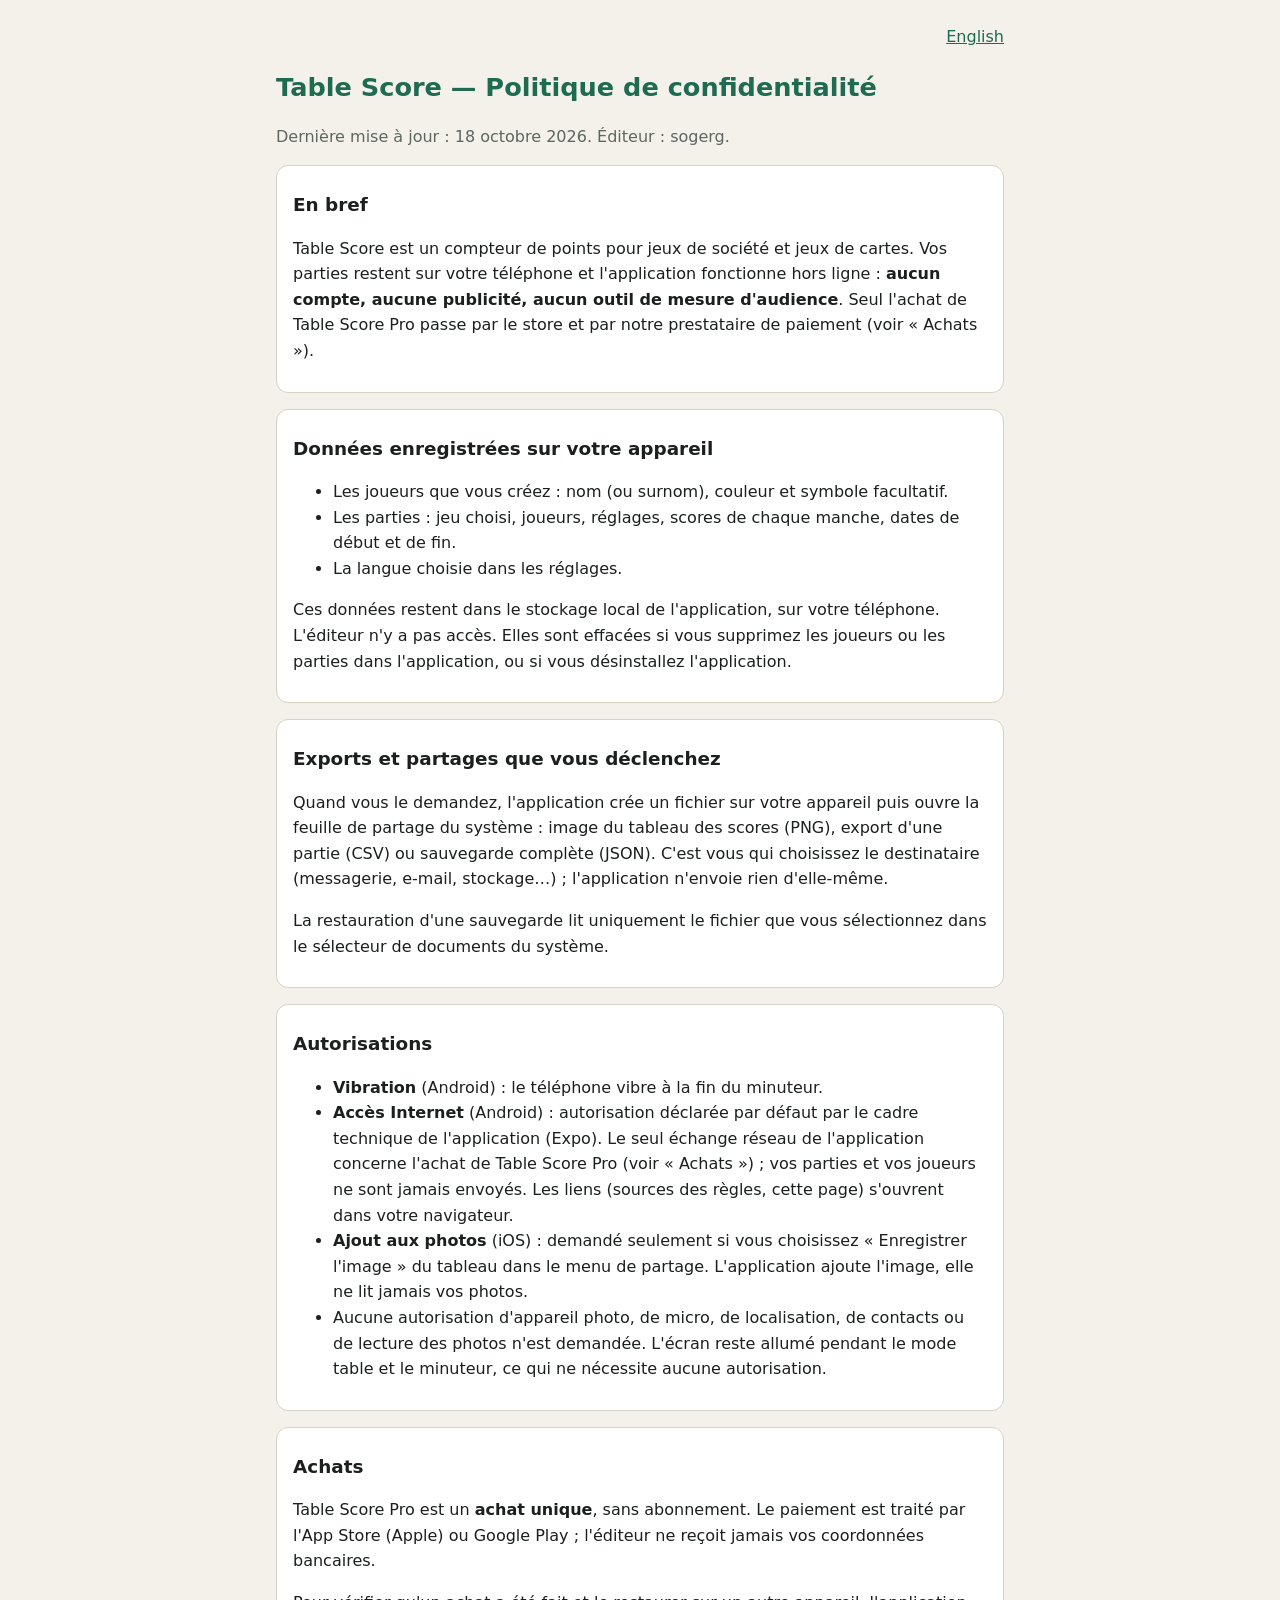
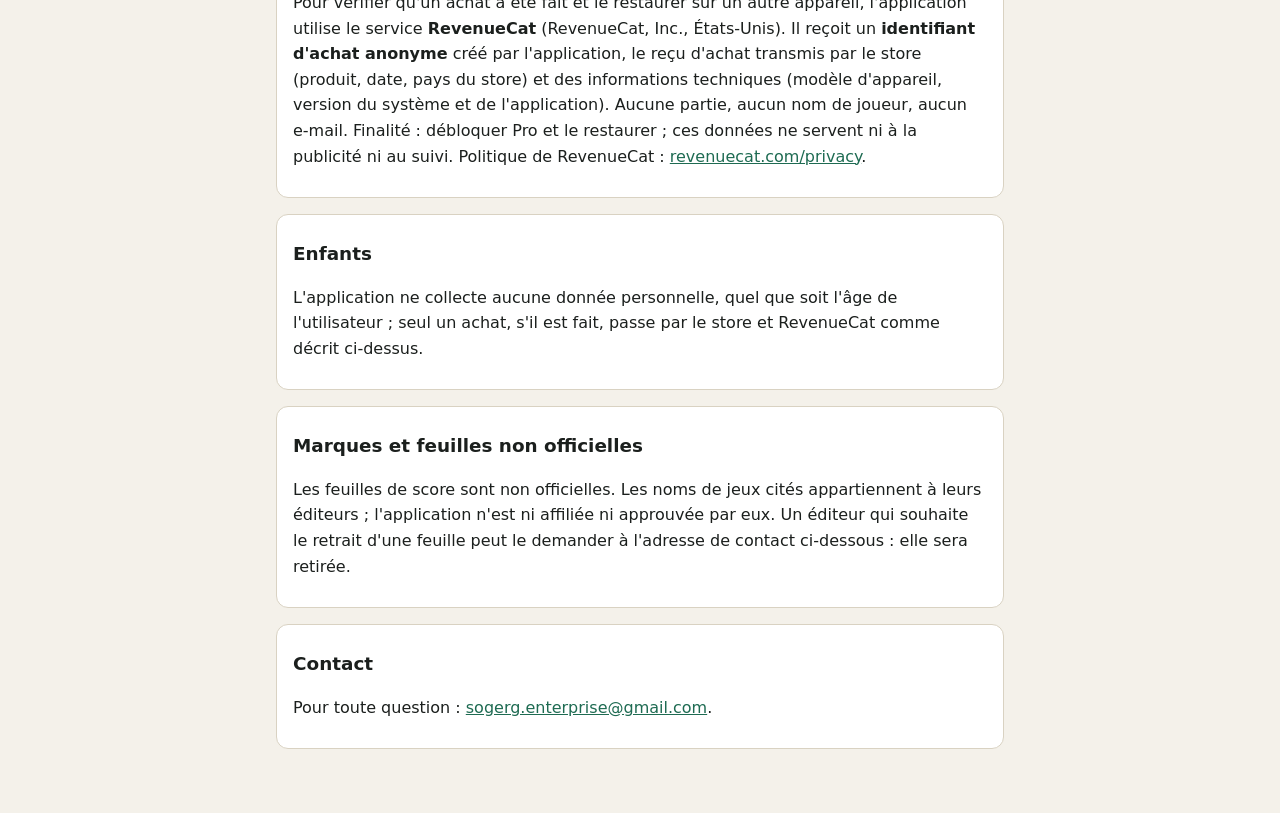
<file: index.html>
<!doctype html>
<html lang="fr">
<head>
<meta charset="utf-8">
<meta name="viewport" content="width=device-width, initial-scale=1">
<title>Table Score — Politique de confidentialité</title>
<link rel="stylesheet" href="style.css">
</head>
<body>
<main>
<nav><a href="en.html" hreflang="en">English</a></nav>
<h1>Table Score — Politique de confidentialité</h1>
<p class="doux">Dernière mise à jour : 18 octobre 2026. Éditeur : sogerg.</p>

<section>
<h2>En bref</h2>
<p>Table Score est un compteur de points pour jeux de société et jeux de cartes. Vos parties restent sur votre téléphone et l'application fonctionne hors ligne : <strong>aucun compte, aucune publicité, aucun outil de mesure d'audience</strong>. Seul l'achat de Table Score Pro passe par le store et par notre prestataire de paiement (voir « Achats »).</p>
</section>

<section>
<h2>Données enregistrées sur votre appareil</h2>
<ul>
<li>Les joueurs que vous créez : nom (ou surnom), couleur et symbole facultatif.</li>
<li>Les parties : jeu choisi, joueurs, réglages, scores de chaque manche, dates de début et de fin.</li>
<li>La langue choisie dans les réglages.</li>
</ul>
<p>Ces données restent dans le stockage local de l'application, sur votre téléphone. L'éditeur n'y a pas accès. Elles sont effacées si vous supprimez les joueurs ou les parties dans l'application, ou si vous désinstallez l'application.</p>
</section>

<section>
<h2>Exports et partages que vous déclenchez</h2>
<p>Quand vous le demandez, l'application crée un fichier sur votre appareil puis ouvre la feuille de partage du système : image du tableau des scores (PNG), export d'une partie (CSV) ou sauvegarde complète (JSON). C'est vous qui choisissez le destinataire (messagerie, e-mail, stockage…) ; l'application n'envoie rien d'elle-même.</p>
<p>La restauration d'une sauvegarde lit uniquement le fichier que vous sélectionnez dans le sélecteur de documents du système.</p>
</section>

<section>
<h2>Autorisations</h2>
<ul>
<li><strong>Vibration</strong> (Android) : le téléphone vibre à la fin du minuteur.</li>
<li><strong>Accès Internet</strong> (Android) : autorisation déclarée par défaut par le cadre technique de l'application (Expo). Le seul échange réseau de l'application concerne l'achat de Table Score Pro (voir « Achats ») ; vos parties et vos joueurs ne sont jamais envoyés. Les liens (sources des règles, cette page) s'ouvrent dans votre navigateur.</li>
<li><strong>Ajout aux photos</strong> (iOS) : demandé seulement si vous choisissez « Enregistrer l'image » du tableau dans le menu de partage. L'application ajoute l'image, elle ne lit jamais vos photos.</li>
<li>Aucune autorisation d'appareil photo, de micro, de localisation, de contacts ou de lecture des photos n'est demandée. L'écran reste allumé pendant le mode table et le minuteur, ce qui ne nécessite aucune autorisation.</li>
</ul>
</section>

<section>
<h2>Achats</h2>
<p>Table Score Pro est un <strong>achat unique</strong>, sans abonnement. Le paiement est traité par l'App Store (Apple) ou Google Play ; l'éditeur ne reçoit jamais vos coordonnées bancaires.</p>
<p>Pour vérifier qu'un achat a été fait et le restaurer sur un autre appareil, l'application utilise le service <strong>RevenueCat</strong> (RevenueCat, Inc., États-Unis). Il reçoit un <strong>identifiant d'achat anonyme</strong> créé par l'application, le reçu d'achat transmis par le store (produit, date, pays du store) et des informations techniques (modèle d'appareil, version du système et de l'application). Aucune partie, aucun nom de joueur, aucun e-mail. Finalité : débloquer Pro et le restaurer ; ces données ne servent ni à la publicité ni au suivi. Politique de RevenueCat : <a href="https://www.revenuecat.com/privacy">revenuecat.com/privacy</a>.</p>
</section>

<section>
<h2>Enfants</h2>
<p>L'application ne collecte aucune donnée personnelle, quel que soit l'âge de l'utilisateur ; seul un achat, s'il est fait, passe par le store et RevenueCat comme décrit ci-dessus.</p>
</section>

<section>
<h2>Marques et feuilles non officielles</h2>
<p>Les feuilles de score sont non officielles. Les noms de jeux cités appartiennent à leurs éditeurs ; l'application n'est ni affiliée ni approuvée par eux. Un éditeur qui souhaite le retrait d'une feuille peut le demander à l'adresse de contact ci-dessous : elle sera retirée.</p>
</section>

<section>
<h2>Contact</h2>
<p>Pour toute question : <a href="mailto:sogerg.enterprise@gmail.com">sogerg.enterprise@gmail.com</a>.</p>
</section>
</main>
</body>
</html>
</file>
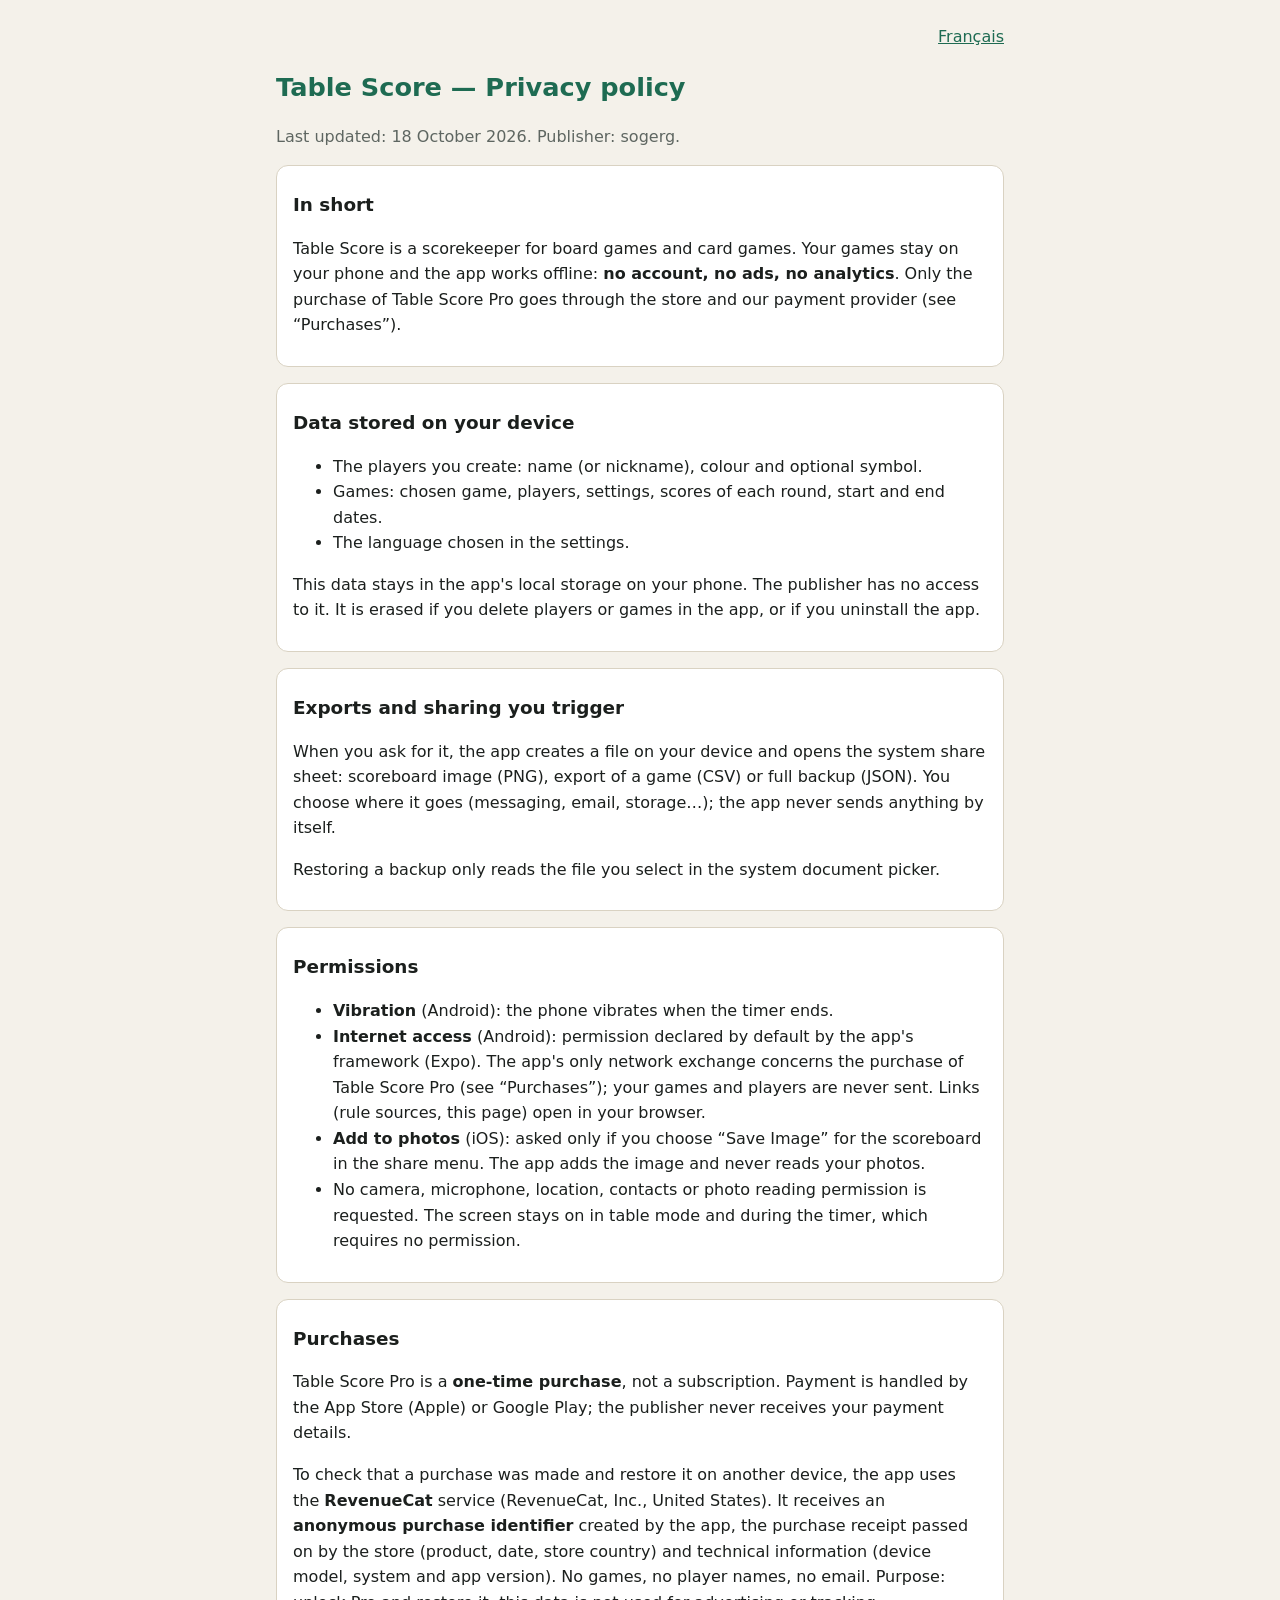
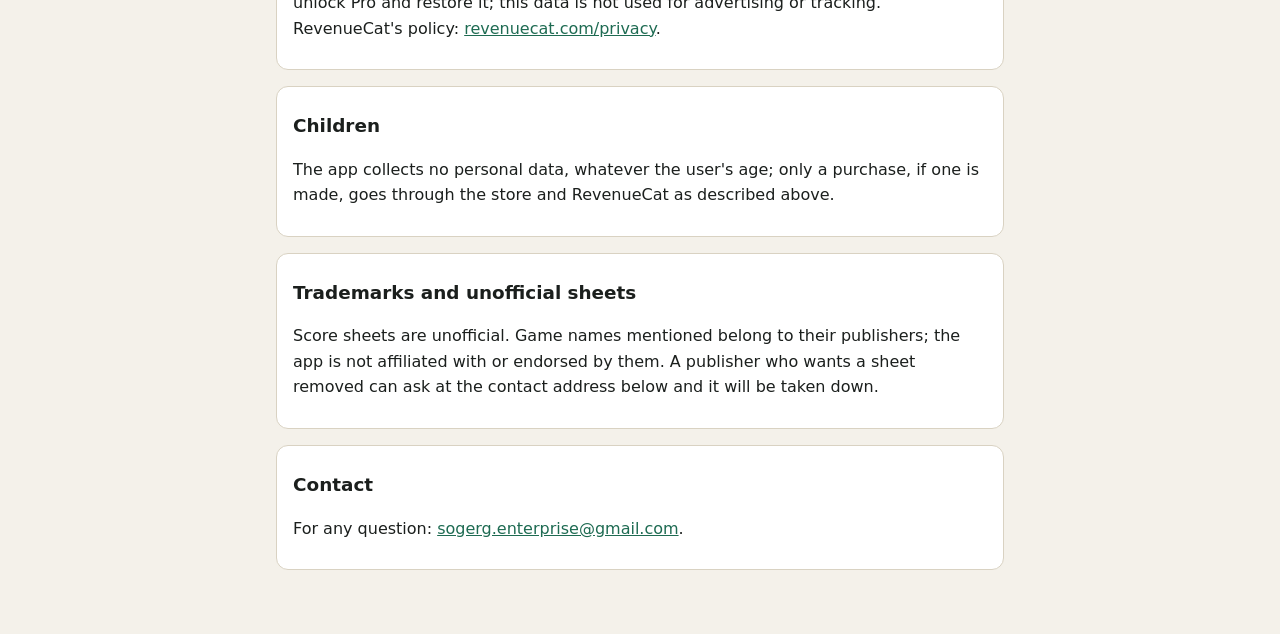
<file: en.html>
<!doctype html>
<html lang="en">
<head>
<meta charset="utf-8">
<meta name="viewport" content="width=device-width, initial-scale=1">
<title>Table Score — Privacy policy</title>
<link rel="stylesheet" href="style.css">
</head>
<body>
<main>
<nav><a href="index.html" hreflang="fr">Français</a></nav>
<h1>Table Score — Privacy policy</h1>
<p class="doux">Last updated: 18 October 2026. Publisher: sogerg.</p>

<section>
<h2>In short</h2>
<p>Table Score is a scorekeeper for board games and card games. Your games stay on your phone and the app works offline: <strong>no account, no ads, no analytics</strong>. Only the purchase of Table Score Pro goes through the store and our payment provider (see “Purchases”).</p>
</section>

<section>
<h2>Data stored on your device</h2>
<ul>
<li>The players you create: name (or nickname), colour and optional symbol.</li>
<li>Games: chosen game, players, settings, scores of each round, start and end dates.</li>
<li>The language chosen in the settings.</li>
</ul>
<p>This data stays in the app's local storage on your phone. The publisher has no access to it. It is erased if you delete players or games in the app, or if you uninstall the app.</p>
</section>

<section>
<h2>Exports and sharing you trigger</h2>
<p>When you ask for it, the app creates a file on your device and opens the system share sheet: scoreboard image (PNG), export of a game (CSV) or full backup (JSON). You choose where it goes (messaging, email, storage…); the app never sends anything by itself.</p>
<p>Restoring a backup only reads the file you select in the system document picker.</p>
</section>

<section>
<h2>Permissions</h2>
<ul>
<li><strong>Vibration</strong> (Android): the phone vibrates when the timer ends.</li>
<li><strong>Internet access</strong> (Android): permission declared by default by the app's framework (Expo). The app's only network exchange concerns the purchase of Table Score Pro (see “Purchases”); your games and players are never sent. Links (rule sources, this page) open in your browser.</li>
<li><strong>Add to photos</strong> (iOS): asked only if you choose “Save Image” for the scoreboard in the share menu. The app adds the image and never reads your photos.</li>
<li>No camera, microphone, location, contacts or photo reading permission is requested. The screen stays on in table mode and during the timer, which requires no permission.</li>
</ul>
</section>

<section>
<h2>Purchases</h2>
<p>Table Score Pro is a <strong>one-time purchase</strong>, not a subscription. Payment is handled by the App Store (Apple) or Google Play; the publisher never receives your payment details.</p>
<p>To check that a purchase was made and restore it on another device, the app uses the <strong>RevenueCat</strong> service (RevenueCat, Inc., United States). It receives an <strong>anonymous purchase identifier</strong> created by the app, the purchase receipt passed on by the store (product, date, store country) and technical information (device model, system and app version). No games, no player names, no email. Purpose: unlock Pro and restore it; this data is not used for advertising or tracking. RevenueCat's policy: <a href="https://www.revenuecat.com/privacy">revenuecat.com/privacy</a>.</p>
</section>

<section>
<h2>Children</h2>
<p>The app collects no personal data, whatever the user's age; only a purchase, if one is made, goes through the store and RevenueCat as described above.</p>
</section>

<section>
<h2>Trademarks and unofficial sheets</h2>
<p>Score sheets are unofficial. Game names mentioned belong to their publishers; the app is not affiliated with or endorsed by them. A publisher who wants a sheet removed can ask at the contact address below and it will be taken down.</p>
</section>

<section>
<h2>Contact</h2>
<p>For any question: <a href="mailto:sogerg.enterprise@gmail.com">sogerg.enterprise@gmail.com</a>.</p>
</section>
</main>
</body>
</html>
</file>
<file: style.css>
:root { --fond: #F4F1EA; --texte: #1B1F1D; --doux: #5E6661; --primaire: #1E6B52; --carte: #FFFFFF; --bord: #D9D2C2; }
@media (prefers-color-scheme: dark) { :root { --fond: #101512; --texte: #EEF2EF; --doux: #A3B0A9; --primaire: #3FA27F; --carte: #1A221E; --bord: #2F3B35; } }
* { box-sizing: border-box; }
body { margin: 0; background: var(--fond); color: var(--texte); font: 16px/1.6 system-ui, -apple-system, "Segoe UI", Roboto, sans-serif; }
main { max-width: 760px; margin: 0 auto; padding: 24px 16px 64px; }
h1 { color: var(--primaire); font-size: 1.6rem; margin-bottom: 4px; }
h2 { font-size: 1.15rem; margin-top: 20px; }
.doux { color: var(--doux); }
section { background: var(--carte); border: 1px solid var(--bord); border-radius: 12px; padding: 4px 16px 12px; margin-top: 16px; }
a { color: var(--primaire); }
nav { text-align: right; }
</file>
